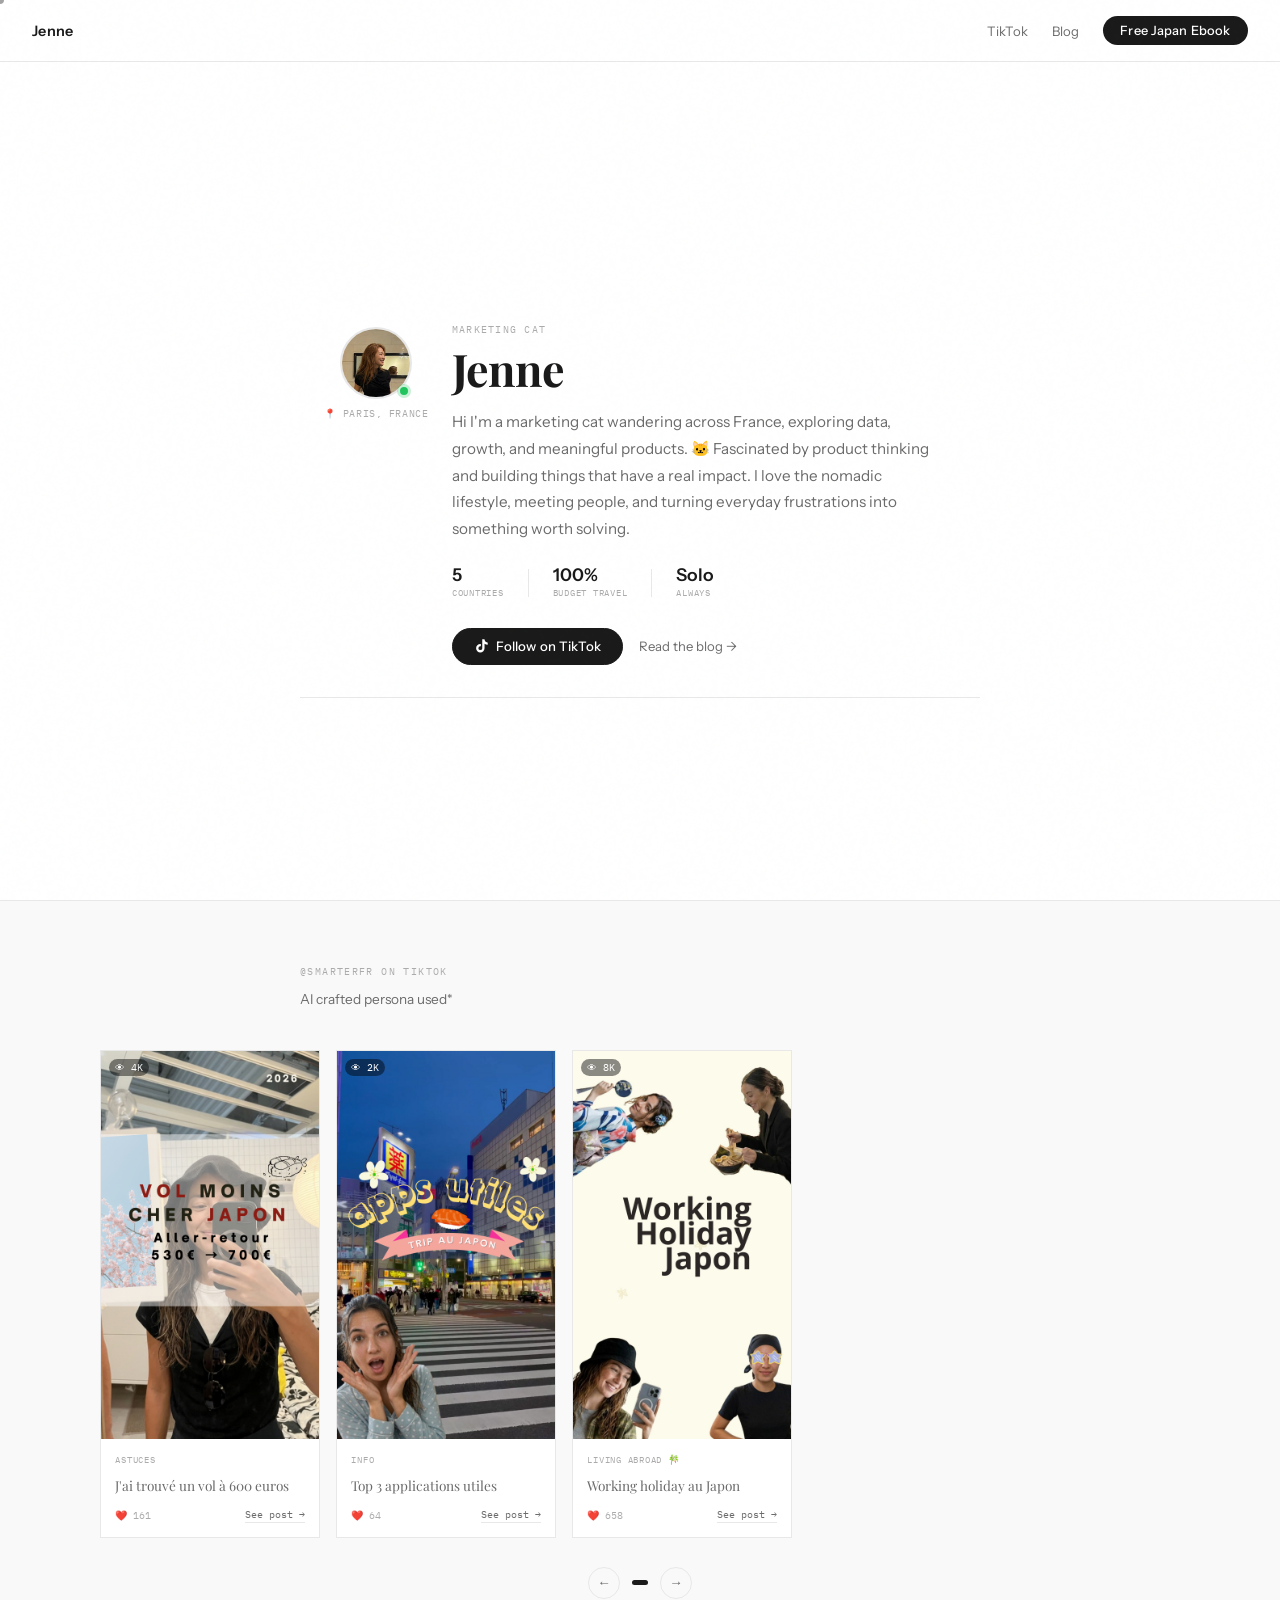
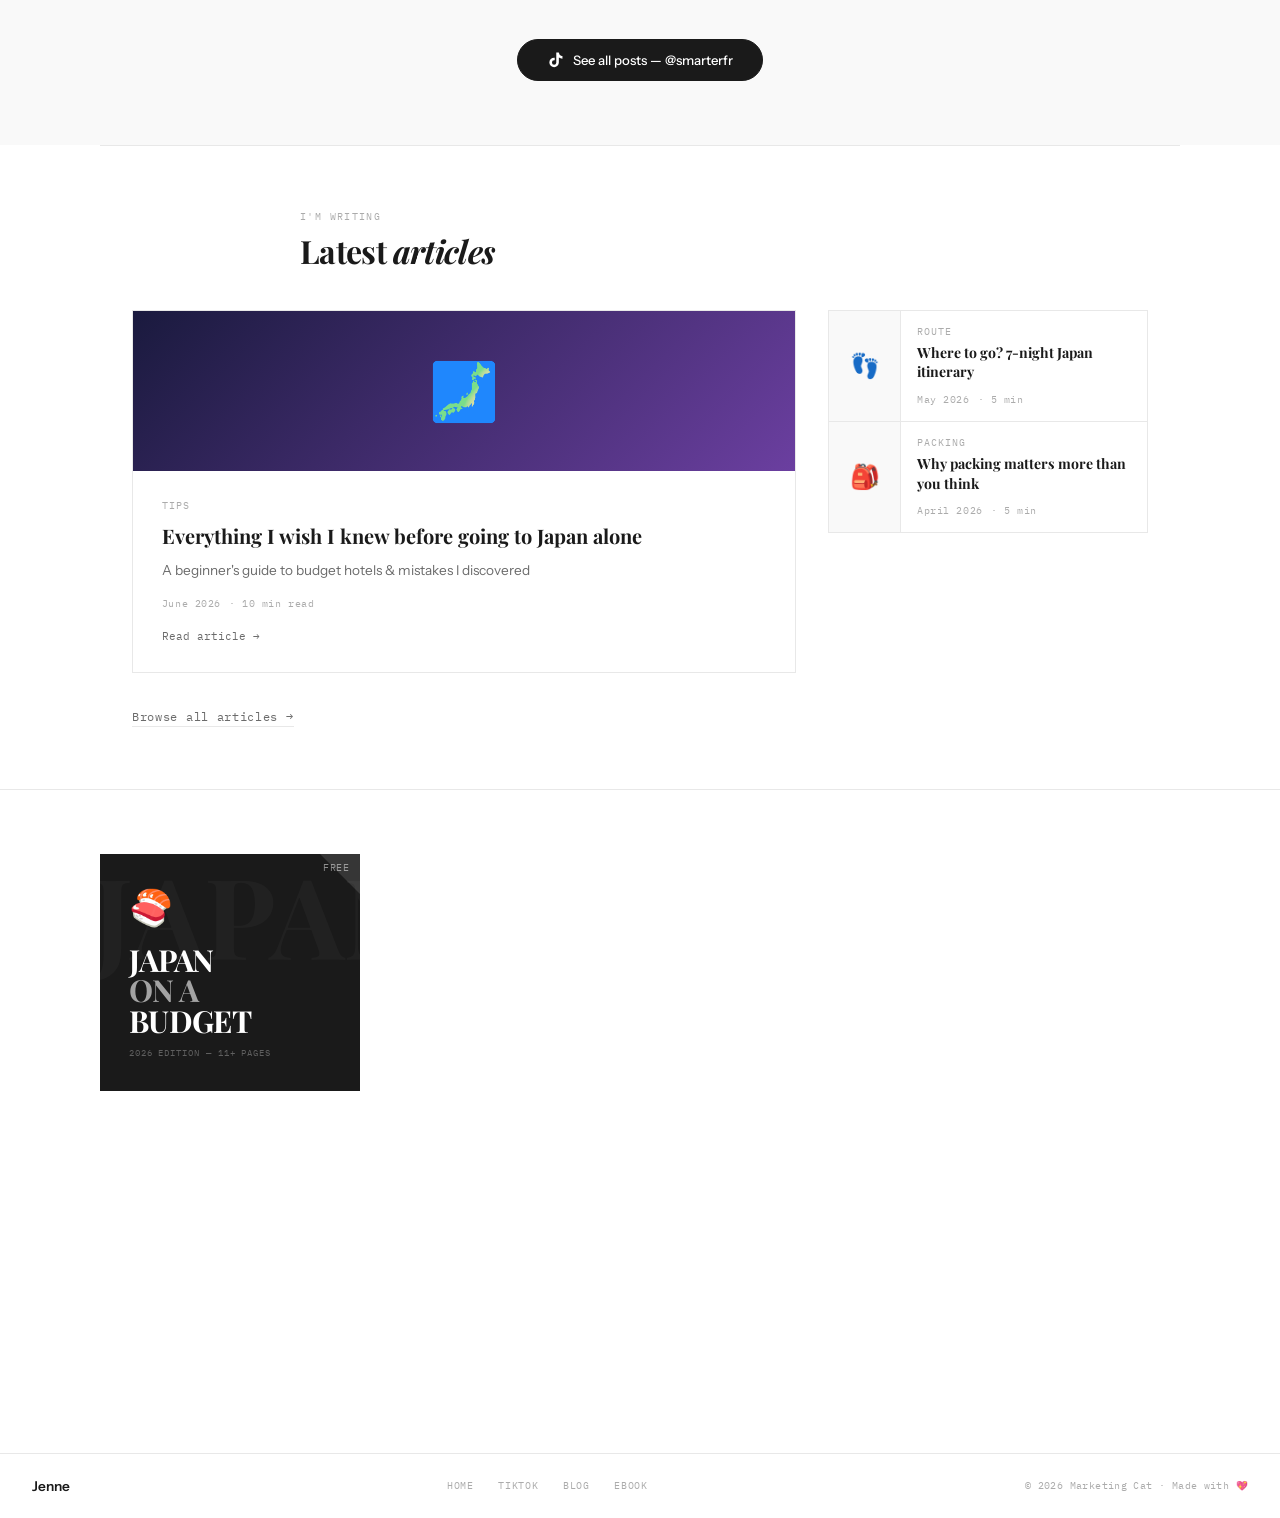
<file: index.html>
<!DOCTYPE html>
<html lang="en">
<head>
  <meta charset="UTF-8" />
  <meta name="viewport" content="width=device-width, initial-scale=1.0" />
  <title>Marketing Cat from Paris</title>
  <meta name="description" content="Jenne Park — Creator & marketing cat based in Paris. Budget travel, Japan guides, solo travel tips on TikTok & blog." />
  <link rel="preconnect" href="https://fonts.googleapis.com" />
  <link rel="preconnect" href="https://fonts.gstatic.com" crossorigin />
  <link href="https://fonts.googleapis.com/css2?family=Playfair+Display:ital,wght@0,700;1,700&family=IBM+Plex+Mono:wght@400;500&family=Instrument+Sans:wght@300;400;500;600&display=swap" rel="stylesheet" />
  <link rel="stylesheet" href="css/styles.css">
  <script>(function(w,d,s,l,i){w[l]=w[l]||[];w[l].push({'gtm.start':new Date().getTime(),event:'gtm.js'});var f=d.getElementsByTagName(s)[0],j=d.createElement(s),dl=l!='dataLayer'?'&l='+l:'';j.async=true;j.src='https://www.googletagmanager.com/gtm.js?id='+i+dl;f.parentNode.insertBefore(j,f);})(window,document,'script','dataLayer','GTM-PMRT3MMP');</script>
</head>
<body>

  <noscript><iframe src="https://www.googletagmanager.com/ns.html?id=GTM-PMRT3MMP" height="0" width="0" style="display:none;visibility:hidden"></iframe></noscript>
  <div id="cursor"></div>

  <!-- NAV -->
  <nav>
    <div class="nav-logo">Jenne</div>
    <div class="nav-right">
      <a href="#tiktok" class="btn-ghost">TikTok</a>
      <a href="blog.html" class="btn-ghost">Blog</a>
      <a href="#japan" class="nav-cta" id="cta-nav">Free Japan Ebook</a>
    </div>
  </nav>

  <!-- PROFILE -->
  <section class="profile-hero" id="home">
    <div class="profile-main">

      <div class="profile-identity reveal">
        <div class="profile-avatar-wrap">
          <div class="profile-avatar">
            <img src="images/avatar.png" alt="Jenne Park" />
          </div>
          <div class="profile-live-dot"></div>
        </div>
        <div class="profile-badge">📍 Paris, France</div>
      </div>

      <div class="profile-text reveal">
        <div class="profile-eyebrow">marketing cat</div>
        <h1 class="profile-name">Jenne</h1>
        <p class="profile-bio">
          Hi I'm a marketing cat wandering across France, exploring data, growth, and meaningful products. 🐱
          Fascinated by product thinking and building things that have a real impact. I love the nomadic lifestyle, meeting people, and turning everyday frustrations into something worth solving.
        </p>
        <div class="profile-stats">
          <div class="pstat">
            <span class="pstat-num">5</span>
            <span class="pstat-lbl">Countries</span>
          </div>
          <div class="pstat-divider"></div>
          <div class="pstat">
            <span class="pstat-num">100%</span>
            <span class="pstat-lbl">Budget travel</span>
          </div>
          <div class="pstat-divider"></div>
          <div class="pstat">
            <span class="pstat-num">Solo</span>
            <span class="pstat-lbl">Always</span>
          </div>
        </div>
        <div class="profile-ctas">
          <a href="https://www.tiktok.com/@smarterfr" target="_blank" rel="noopener" class="btn-tiktok" id="cta-tiktok-profile">
            <svg width="16" height="16" viewBox="0 0 24 24" fill="currentColor" aria-hidden="true"><path d="M19.59 6.69a4.83 4.83 0 01-3.77-4.25V2h-3.45v13.67a2.89 2.89 0 01-2.88 2.5 2.89 2.89 0 01-2.89-2.89 2.89 2.89 0 012.89-2.89c.28 0 .54.04.79.1V9.01a6.33 6.33 0 00-.79-.05 6.34 6.34 0 00-6.34 6.34 6.34 6.34 0 006.34 6.34 6.34 6.34 0 006.33-6.34V8.69a8.18 8.18 0 004.77 1.52V6.7a4.86 4.86 0 01-1-.01z"/></svg>
            Follow on TikTok
          </a>
          <a href="blog.html" class="btn-ghost" id="cta-blog-profile">Read the blog →</a>
        </div>
      </div>

    </div>
  </section>

  <!-- TIKTOK -->
  <section class="tiktok-section" id="tiktok">
    <div class="section-header reveal">
      <div class="section-eyebrow">@smarterfr on TikTok</div>
      <p class="section-sub">AI crafted persona used*</p>
    </div>

    <div class="tiktok-carousel-wrap reveal">
      <div class="tiktok-carousel" id="ttCarousel">

        <div class="tt-card">
          <div class="tt-thumb">
            <img src="assets/tiktok/post1.png" alt="Vol Japon à 600 euros" class="tt-img">
            <div class="tt-overlay"><div class="tt-views">👁 4K</div></div>
          </div>
          <div class="tt-info">
            <div class="tt-tag">Astuces</div>
            <p class="tt-title">J'ai trouvé un vol à 600 euros</p>
            <div class="tt-meta">
              <span class="tt-likes">❤️ 161</span>
              <a href="https://www.tiktok.com/@smarterfr/photo/7635995107799469334" target="_blank" class="tt-watch" id="cta-tt-1">See post →</a>
            </div>
          </div>
        </div>

        <div class="tt-card">
          <div class="tt-thumb">
            <img src="assets/tiktok/post2.png" alt="Top 3 applications utiles" class="tt-img">
            <div class="tt-overlay"><div class="tt-views">👁 2K</div></div>
          </div>
          <div class="tt-info">
            <div class="tt-tag">Info</div>
            <p class="tt-title">Top 3 applications utiles</p>
            <div class="tt-meta">
              <span class="tt-likes">❤️ 64</span>
              <a href="https://www.tiktok.com/@smarterfr/photo/7636760980482985238" target="_blank" class="tt-watch" id="cta-tt-2">See post →</a>
            </div>
          </div>
        </div>

        <div class="tt-card">
          <div class="tt-thumb">
            <img src="assets/tiktok/post3.png" alt="Working Holiday au Japon" class="tt-img">
            <div class="tt-overlay"><div class="tt-views">👁 8K</div></div>
          </div>
          <div class="tt-info">
            <div class="tt-tag">Living abroad 🎋</div>
            <p class="tt-title">Working holiday au Japon</p>
            <div class="tt-meta">
              <span class="tt-likes">❤️ 658</span>
              <a href="https://www.tiktok.com/@smarterfr/photo/7627416058088983830" target="_blank" class="tt-watch" id="cta-tt-3">See post →</a>
            </div>
          </div>
        </div>

      </div>
      <div class="carousel-nav">
        <button class="carousel-btn" id="ttPrev" aria-label="Previous">←</button>
        <div class="carousel-dots" id="ttDots"></div>
        <button class="carousel-btn" id="ttNext" aria-label="Next">→</button>
      </div>
    </div>

    <div class="tiktok-cta-big reveal">
      <a href="https://www.tiktok.com/@smarterfr" target="_blank" rel="noopener" class="btn-tiktok-big" id="cta-tiktok-section">
        <svg width="18" height="18" viewBox="0 0 24 24" fill="currentColor" aria-hidden="true"><path d="M19.59 6.69a4.83 4.83 0 01-3.77-4.25V2h-3.45v13.67a2.89 2.89 0 01-2.88 2.5 2.89 2.89 0 01-2.89-2.89 2.89 2.89 0 012.89-2.89c.28 0 .54.04.79.1V9.01a6.33 6.33 0 00-.79-.05 6.34 6.34 0 00-6.34 6.34 6.34 6.34 0 006.34 6.34 6.34 6.34 0 006.33-6.34V8.69a8.18 8.18 0 004.77 1.52V6.7a4.86 4.86 0 01-1-.01z"/></svg>
        See all posts — @smarterfr
      </a>
    </div>
  </section>


  <!-- BLOG -->
  <section class="blog-section" id="blog">
    <div class="blog-header reveal">
      <div class="section-eyebrow">I'm writing</div>
      <h2 class="section-headline">Latest <em>articles</em></h2>
    </div>

    <div class="blog-grid">
      <a href="blog.html" class="blog-featured reveal" id="cta-blog-featured">
        <div class="blog-featured-img blog-img-japan">
          <span class="blog-img-overlay">🗾</span>
        </div>
        <div class="blog-featured-content">
          <div class="blog-cat">Tips</div>
          <h3 class="blog-featured-title">Everything I wish I knew before going to Japan alone</h3>
          <p class="blog-excerpt">A beginner's guide to budget hotels & mistakes I discovered</p>
          <div class="blog-meta">
            <span class="blog-date">June 2026</span>
            <span class="blog-readtime">10 min read</span>
          </div>
          <span class="blog-read-btn">Read article →</span>
        </div>
      </a>

      <div class="blog-sub-grid">
        <a href="blog.html" class="blog-card reveal" id="cta-blog-2">
          <div class="blog-card-thumb blog-img-packing">👣</div>
          <div class="blog-card-body">
            <div class="blog-cat">Route</div>
            <h4 class="blog-card-title">Where to go? 7-night Japan itinerary</h4>
            <div class="blog-meta"><span class="blog-date">May 2026</span><span class="blog-readtime">5 min</span></div>
          </div>
        </a>
        <a href="blog.html" class="blog-card reveal" id="cta-blog-3">
          <div class="blog-card-thumb blog-img-budget">🎒</div>
          <div class="blog-card-body">
            <div class="blog-cat">Packing</div>
            <h4 class="blog-card-title">Why packing matters more than you think</h4>
            <div class="blog-meta"><span class="blog-date">April 2026</span><span class="blog-readtime">5 min</span></div>
          </div>
        </a>
      </div>
    </div>

    <div class="blog-cta reveal">
      <a href="blog.html" class="btn-blog-all" id="cta-blog-all">Browse all articles →</a>
    </div>
  </section>
  

  <!-- EBOOK -->
  <section class="japan-section" id="japan">
    <div class="japan-inner">

      <div class="japan-left reveal">
        <div class="ebook-mockup">
          <div class="ebook-mockup-inner">
            <div class="ebook-mockup-badge">FREE</div>
            <span class="ebook-mockup-emoji">🍣</span>
            <div class="ebook-mockup-title">JAPAN<br><span>ON A</span><br>BUDGET</div>
            <div class="ebook-mockup-edition">2026 Edition — 11+ pages</div>
          </div>
        </div>
      </div>

      <div class="japan-right reveal">
        <div class="section-eyebrow">Free ebook</div>
        <h2 class="japan-headline">Japan on a<br><em>Budget</em></h2>
        <p class="japan-desc">
          A free guide built to collect real travel insights : real prices, real tips, written on SMIC savings.
        </p>

        <div class="japan-chapters">
          <div class="jch"><span class="jch-num">01</span> What's in my bag?</div>
          <div class="jch"><span class="jch-num">02</span> 7-night itinerary</div>
          <div class="jch"><span class="jch-num">03</span> Budget hotels & capsule stays</div>
          <div class="jch"><span class="jch-num">04</span> Solo travel tips & etiquette</div>
          <div class="jch"><span class="jch-num">+</span> Budget calculator & apps</div>
        </div>

        <div id="form-step">
          <form class="japan-form" id="ebook-form" onsubmit="handleSubmit(event)">
            <div class="japan-form-row">
              <input type="text" id="fname" name="entry.111111111" placeholder="First name 👋" required />
              <input type="email" id="femail" name="entry.222222222" placeholder="Email 📧" required />
            </div>
            <button type="submit" class="btn-download-ebook" id="cta-submit">🎁 Get the Free Ebook</button>
            <p class="form-note">🔒 No spam. Unsubscribe anytime.</p>
          </form>
        </div>

        <div class="download-success" id="success-step">
          <span class="success-icon">🎉</span>
          <div class="success-title">YOU'RE IN!</div>
          <p class="success-sub">Your free ebook is ready — enjoy!</p>
          <a href="Japan trip 7 nights on a budget.pdf" download class="btn-download-pdf" id="cta-download-pdf">
            ⬇️ Download — Japan on a Budget.pdf
          </a>
          <p class="form-note" style="margin-top:0.8rem">Any issue? DM on tiktok</p>
        </div>
      </div>

    </div>
  </section>

  <!-- FOOTER -->
  <footer>
    <div class="footer-brand">Jenne</div>
    <div class="footer-links">
      <a href="#home">Home</a>
      <a href="#tiktok">TikTok</a>
      <a href="blog.html">Blog</a>
      <a href="#japan">Ebook</a>
    </div>
    <div class="footer-copy">© 2026 Marketing Cat · Made with 💖</div>
  </footer>

  <script>
    // Cursor
    const cur = document.getElementById('cursor');
    document.addEventListener('mousemove', e => {
      cur.style.left = e.clientX + 'px';
      cur.style.top  = e.clientY + 'px';
    });
    document.querySelectorAll('a, button').forEach(el => {
      el.addEventListener('mouseenter', () => cur.classList.add('big'));
      el.addEventListener('mouseleave', () => cur.classList.remove('big'));
    });

    // Carousel
    const carousel = document.getElementById('ttCarousel');
    const cards    = carousel.querySelectorAll('.tt-card');
    const dotsWrap = document.getElementById('ttDots');
    let idx = 0;
    const visible = () => window.innerWidth < 700 ? 1 : window.innerWidth < 1000 ? 2 : 3;

    function buildDots() {
      dotsWrap.innerHTML = '';
      const total = Math.ceil(cards.length / visible());
      for (let i = 0; i < total; i++) {
        const d = document.createElement('button');
        d.className = 'carousel-dot' + (i === 0 ? ' active' : '');
        d.setAttribute('aria-label', 'Slide ' + (i + 1));
        d.addEventListener('click', () => goTo(i));
        dotsWrap.appendChild(d);
      }
    }

    function goTo(n) {
      const total = Math.ceil(cards.length / visible());
      idx = (n + total) % total;
      carousel.style.transform = `translateX(-${idx * (cards[0].offsetWidth + 16) * visible()}px)`;
      dotsWrap.querySelectorAll('.carousel-dot').forEach((d, i) => d.classList.toggle('active', i === idx));
    }

    document.getElementById('ttPrev').addEventListener('click', () => goTo(idx - 1));
    document.getElementById('ttNext').addEventListener('click', () => goTo(idx + 1));
    buildDots();
    window.addEventListener('resize', () => { buildDots(); goTo(0); });

    let startX = 0;
    carousel.addEventListener('touchstart', e => { startX = e.touches[0].clientX; }, { passive: true });
    carousel.addEventListener('touchend',   e => {
      const d = startX - e.changedTouches[0].clientX;
      if (Math.abs(d) > 40) goTo(idx + (d > 0 ? 1 : -1));
    });

    // Form
    function handleSubmit(e) {
      e.preventDefault();
      const name  = document.getElementById('fname').value.trim();
      const email = document.getElementById('femail').value.trim();
      if (!name || !email) return;
      window.dataLayer = window.dataLayer || [];
      dataLayer.push({ event: 'form_submit_ebook', lead_source: 'japan_budget_ebook' });
      const fd = new FormData();
      fd.append('entry.111111111', name);
      fd.append('entry.222222222', email);
      fetch('https://docs.google.com/forms/d/e/1YEbvRHojpGhKfiuUhXsVD4_5mv5Ew5JQAvQCbiZCP0A/formResponse',
        { method: 'POST', mode: 'no-cors', body: fd }).catch(() => {});
      document.getElementById('form-step').style.display = 'none';
      const s = document.getElementById('success-step');
      s.style.display = 'block';
      s.querySelector('.success-title').textContent = `YOU'RE IN, ${name.toUpperCase()}! 🌸`;
    }

    // Reveal
    const io = new IntersectionObserver(entries => {
      entries.forEach((e, i) => {
        if (e.isIntersecting) setTimeout(() => e.target.classList.add('visible'), i * 80);
      });
    }, { threshold: 0.08 });
    document.querySelectorAll('.reveal').forEach(el => io.observe(el));

    // Smooth scroll
    document.querySelectorAll('a[href^="#"]').forEach(a => {
      a.addEventListener('click', e => {
        const t = document.querySelector(a.getAttribute('href'));
        if (t) { e.preventDefault(); window.scrollTo({ top: t.getBoundingClientRect().top + scrollY - 64, behavior: 'smooth' }); }
      });
    });
  </script>
</body>
</html>
</file>
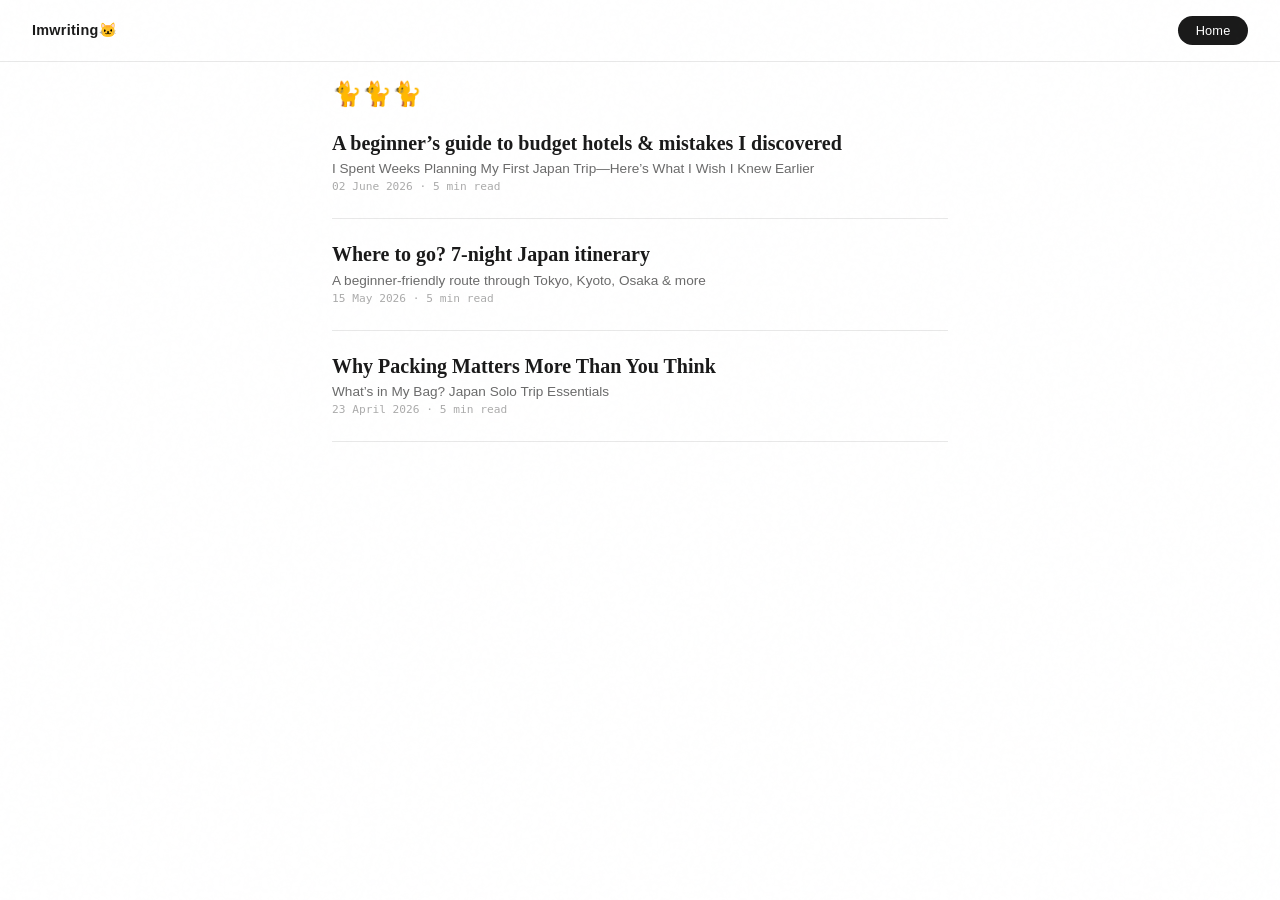
<file: blog.html>
<!DOCTYPE html>
<html lang="en">
<head>
  <meta charset="UTF-8">
  
 <link rel="stylesheet" href="css/styles.css">
  
  <title>Imwriting</title>
  <meta name="description" content="Travel stories, tips and real experiences from Japan on a budget." />

    <!-- Google Tag Manager -->
      <script>(function(w,d,s,l,i){w[l]=w[l]||[];w[l].push({'gtm.start':
      new Date().getTime(),event:'gtm.js'});var f=d.getElementsByTagName(s)[0],
      j=d.createElement(s),dl=l!='dataLayer'?'&l='+l:'';j.async=true;j.src=
      'https://www.googletagmanager.com/gtm.js?id='+i+dl;f.parentNode.insertBefore(j,f);
      })(window,document,'script','dataLayer','GTM-PMRT3MMP');</script>
    <!-- End Google Tag Manager -->
  
</head>

<body>

<nav>
  <div class="nav-logo">Imwriting🐱</div>
  <div class="nav-right">
    <a href="index.html" class="nav-cta">Home</a>
  </div>
</nav>

<section class="blog-page">
  <h1>🐈🐈🐈</h1>

  <div class="blog-list">
    
    <a href="article-3.html" class="blog-item" id="blog-article-3">
      <h2>A beginner’s guide to budget hotels & mistakes I discovered</h2>
      <p>I Spent Weeks Planning My First Japan Trip—Here’s What I Wish I Knew Earlier</p>
      <span>02 June 2026 · 5 min read</span>
    </a>
    
    <a href="article-2.html" class="blog-item" id="blog-article-2">
      <h2>Where to go? 7-night Japan itinerary</h2>
      <p>A beginner-friendly route through Tokyo, Kyoto, Osaka & more</p>
      <span>15 May 2026 · 5 min read</span>
    </a>

     <a href="article-1.html" class="blog-item" id="blog-article-1">
      <h2>Why Packing Matters More Than You Think</h2>
      <p>What’s in My Bag? Japan Solo Trip Essentials</p>
      <span>23 April 2026 · 5 min read</span>
    </a>

  </div>
</section>

  <!-- scripts -->
<script src="js/tracking.js"></script>
  
</body>
</html>
</file>
<file: css/styles.css>
/* ══════════════════════════════════════════════
   TOKENS — Minimalist / Medium-inspired
══════════════════════════════════════════════ */
*, *::before, *::after { box-sizing: border-box; margin: 0; padding: 0; }

:root {
  --ink:      #1a1a1a;
  --paper:    #FFFFFF;
  --off:      #F9F9F9;
  --border:   #E8E8E8;
  --accent:   #1a1a1a;
  --muted:    #6B6B6B;
  --light:    #ABABAB;
  --tiktok:   #010101;
  --white:    #FFFFFF;
  --hover:    #F2F2F2;

  --f-serif:   'Playfair Display', Georgia, serif;
  --f-sans:    'Instrument Sans', -apple-system, BlinkMacSystemFont, sans-serif;
  --f-mono:    'IBM Plex Mono', monospace;

  --ease: cubic-bezier(0.16, 1, 0.3, 1);
  --max: 680px;
  --max-wide: 1080px;
}

html { scroll-behavior: smooth; font-size: 16px; }

body {
  font-family: var(--f-sans);
  background: var(--paper);
  color: var(--ink);
  overflow-x: hidden;
  cursor: default;
  -webkit-font-smoothing: antialiased;
}

/* ── CUSTOM CURSOR ─────────────────────────────────────────── */
@media (max-width: 900px) {
  body { cursor: auto; }
  #cursor { display: none; }
}
#cursor {
  position: fixed;
  width: 8px; height: 8px;
  background: var(--ink);
  border-radius: 50%;
  pointer-events: none;
  z-index: 9999;
  transform: translate(-50%, -50%);
  transition: width 0.15s var(--ease), height 0.15s var(--ease), opacity 0.15s;
  opacity: 0.4;
}
#cursor.big { width: 32px; height: 32px; opacity: 0.08; }

/* ── NOISE GRAIN ───────────────────────────────────────────── */
body::after {
  content: '';
  position: fixed;
  inset: 0;
  background-image: url("data:image/svg+xml,%3Csvg viewBox='0 0 200 200' xmlns='http://www.w3.org/2000/svg'%3E%3Cfilter id='n'%3E%3CfeTurbulence type='fractalNoise' baseFrequency='0.75' numOctaves='4' stitchTiles='stitch'/%3E%3C/filter%3E%3Crect width='100%25' height='100%25' filter='url(%23n)' opacity='0.03'/%3E%3C/svg%3E");
  pointer-events: none;
  z-index: 9998;
  opacity: 0.3;
}

/* ── NAV ───────────────────────────────────────────────────── */
nav {
  position: fixed;
  top: 0; left: 0; right: 0;
  z-index: 1000;
  display: flex;
  align-items: center;
  justify-content: space-between;
  padding: 1rem 2rem;
  background: rgba(255,255,255,0.96);
  backdrop-filter: blur(12px);
  border-bottom: 1px solid var(--border);
}
.nav-logo {
  font-family: var(--f-sans);
  font-size: 0.9rem;
  font-weight: 600;
  letter-spacing: 0.02em;
  color: var(--ink);
  text-decoration: none;
}
.nav-right { display: flex; align-items: center; gap: 1.5rem; }
.nav-cta {
  font-family: var(--f-sans);
  font-weight: 500;
  font-size: 0.8rem;
  color: var(--white);
  background: var(--ink);
  padding: 0.45rem 1.1rem;
  text-decoration: none;
  letter-spacing: 0.01em;
  border-radius: 100px;
  transition: opacity 0.2s;
}
.nav-cta:hover { opacity: 0.75; }
.btn-ghost {
  font-family: var(--f-sans);
  font-size: 0.82rem;
  font-weight: 400;
  color: var(--muted);
  text-decoration: none;
  transition: color 0.2s;
}
.btn-ghost:hover { color: var(--ink); }

/* ═══════════════════════════════════════════════════════════════
   SECTION 1 — PROFILE HERO
═══════════════════════════════════════════════════════════════ */
.profile-hero {
  min-height: 100vh;
  padding-top: 72px;
  display: flex;
  flex-direction: column;
  align-items: center;
  justify-content: center;
  position: relative;
}

.profile-bg-text { display: none; }

.profile-main {
  display: grid;
  grid-template-columns: 88px 1fr;
  gap: 2rem;
  align-items: flex-start;
  max-width: var(--max);
  width: 100%;
  padding: 3rem 2rem 2rem;
}

/* Avatar */
.profile-identity {
  display: flex;
  flex-direction: column;
  align-items: center;
  gap: 0.5rem;
  padding-top: 0.3rem;
}
.profile-avatar-wrap {
  position: relative;
  width: 72px;
  height: 72px;
}
.profile-avatar-ring { display: none; }
.profile-avatar {
  width: 72px;
  height: 72px;
  border-radius: 50%;
  overflow: hidden;
  background: var(--border);
  border: 2px solid var(--border);
}
.profile-avatar img {
  width: 100%;
  height: 100%;
  object-fit: cover;
}
.profile-live-dot {
  position: absolute;
  bottom: 2px; right: 2px;
  width: 12px; height: 12px;
  background: #22c55e;
  border-radius: 50%;
  border: 2px solid var(--paper);
  z-index: 2;
}
.profile-live-dot::before {
  content: '';
  position: absolute;
  inset: -3px;
  border-radius: 50%;
  background: #22c55e;
  opacity: 0.25;
  animation: pulse 2.5s ease-in-out infinite;
}
@keyframes pulse { 0%, 100% { transform: scale(1); opacity: 0.25; } 50% { transform: scale(1.6); opacity: 0; } }

.profile-badge {
  font-family: var(--f-mono);
  font-size: 0.6rem;
  letter-spacing: 0.06em;
  color: var(--light);
  text-transform: uppercase;
  white-space: nowrap;
}

/* Text column */
.profile-text { display: flex; flex-direction: column; }

.profile-eyebrow {
  font-family: var(--f-mono);
  font-size: 0.65rem;
  letter-spacing: 0.12em;
  text-transform: uppercase;
  color: var(--light);
  margin-bottom: 0.5rem;
}
.profile-eyebrow::before { display: none; }

.profile-name {
  font-family: var(--f-serif);
  font-size: clamp(2rem, 5vw, 2.8rem);
  line-height: 1.1;
  letter-spacing: -0.02em;
  color: var(--ink);
  font-weight: 700;
  margin-bottom: 1rem;
}
.name-outline {
  -webkit-text-stroke: 1.5px var(--ink);
  color: transparent;
}

.profile-bio {
  font-family: var(--f-sans);
  font-style: normal;
  font-size: 0.95rem;
  color: var(--muted);
  line-height: 1.75;
  max-width: 480px;
  margin-bottom: 1.5rem;
  font-weight: 300;
}

/* Stats row */
.profile-stats {
  display: flex;
  align-items: center;
  gap: 1.5rem;
  margin-bottom: 1.8rem;
}
.pstat { display: flex; flex-direction: column; gap: 2px; }
.pstat-num {
  font-family: var(--f-sans);
  font-size: 1.1rem;
  font-weight: 600;
  line-height: 1;
  color: var(--ink);
}
.pstat-lbl {
  font-family: var(--f-mono);
  font-size: 0.58rem;
  letter-spacing: 0.08em;
  text-transform: uppercase;
  color: var(--light);
}
.pstat-divider {
  width: 1px;
  height: 28px;
  background: var(--border);
}

/* CTAs */
.profile-ctas {
  display: flex;
  align-items: center;
  gap: 1rem;
  flex-wrap: wrap;
}
.btn-tiktok {
  display: inline-flex;
  align-items: center;
  gap: 6px;
  background: var(--ink);
  color: var(--white);
  font-family: var(--f-sans);
  font-weight: 500;
  font-size: 0.82rem;
  letter-spacing: 0.01em;
  padding: 0.6rem 1.3rem;
  text-decoration: none;
  border-radius: 100px;
  border: 1.5px solid var(--ink);
  transition: all 0.2s;
}
.btn-tiktok:hover { background: transparent; color: var(--ink); }

/* Float tags — hidden in minimalist version */
.float-tags { display: none; }

/* ── DIVIDER ────────────────────────────────────────────────── */
.profile-hero::after {
  content: '';
  display: block;
  width: var(--max);
  max-width: 100%;
  height: 1px;
  background: var(--border);
  margin: 0 auto;
}

/* ── TICKER — hidden ────────────────────────────────────────── */
.ticker { display: none; }

/* ═══════════════════════════════════════════════════════════════
   SHARED
═══════════════════════════════════════════════════════════════ */
.section-eyebrow {
  font-family: var(--f-mono);
  font-size: 0.62rem;
  letter-spacing: 0.14em;
  text-transform: uppercase;
  color: var(--light);
  margin-bottom: 0.6rem;
}
.section-headline {
  font-family: var(--f-serif);
  font-size: clamp(1.6rem, 3vw, 2rem);
  line-height: 1.15;
  letter-spacing: -0.02em;
  color: var(--ink);
  font-weight: 700;
}
.section-headline em {
  font-family: var(--f-serif);
  font-style: italic;
  font-size: 1em;
  color: var(--ink);
}
.section-sub {
  margin-top: 0.6rem;
  font-size: 0.88rem;
  color: var(--muted);
  line-height: 1.65;
  max-width: 420px;
  font-weight: 300;
}

/* ═══════════════════════════════════════════════════════════════
   SECTION 3 — BLOG
═══════════════════════════════════════════════════════════════ */
.blog-section {
  padding: 4rem 2rem;
  background: var(--paper);
  max-width: var(--max-wide);
  margin: 0 auto;
  border-top: 1px solid var(--border);
}

.blog-header {
  max-width: var(--max);
  margin: 0 auto 2.5rem;
  display: flex;
  flex-direction: column;
}

.blog-grid {
  display: grid;
  grid-template-columns: 1fr 320px;
  gap: 2rem;
  align-items: start;
  max-width: var(--max-wide);
  margin: 0 auto;
}

/* Featured */
.blog-featured {
  display: flex;
  flex-direction: column;
  background: var(--paper);
  border: 1px solid var(--border);
  text-decoration: none;
  color: inherit;
  overflow: hidden;
  transition: box-shadow 0.2s;
}
.blog-featured:hover { box-shadow: 0 4px 24px rgba(0,0,0,0.07); }

.blog-featured-content { padding: 1.8rem; display: flex; flex-direction: column; gap: 0.6rem; }
.blog-cat {
  font-family: var(--f-mono);
  font-size: 0.6rem;
  letter-spacing: 0.1em;
  text-transform: uppercase;
  color: var(--light);
}
.blog-featured-title {
  font-family: var(--f-serif);
  font-size: 1.25rem;
  line-height: 1.35;
  color: var(--ink);
  font-weight: 700;
}
.blog-excerpt {
  font-size: 0.85rem;
  color: var(--muted);
  line-height: 1.65;
  font-weight: 300;
}
.blog-meta {
  display: flex;
  gap: 0.5rem;
  align-items: center;
  margin-top: 0.4rem;
}
.blog-date, .blog-readtime {
  font-family: var(--f-mono);
  font-size: 0.6rem;
  letter-spacing: 0.06em;
  color: var(--light);
}
.blog-readtime::before { content: '· '; }
.blog-read-btn {
  font-family: var(--f-mono);
  font-size: 0.68rem;
  color: var(--muted);
  margin-top: 0.6rem;
}

.blog-featured-img {
  height: 160px;
  display: flex;
  align-items: center;
  justify-content: center;
  font-size: 3.5rem;
  order: -1;
}
.blog-img-japan  { background: linear-gradient(135deg, #1a1a3e 0%, #6b3fa0 100%); }
.blog-img-packing{ background: linear-gradient(135deg, #2c5364 0%, #203a43 100%); }
.blog-img-budget { background: linear-gradient(135deg, #1e3c72 0%, #2a5298 100%); }
.blog-img-solo   { background: linear-gradient(135deg, #4a1942 0%, #c06c84 100%); }
.blog-img-overlay { position: relative; z-index: 1; }

/* Sub-grid */
.blog-sub-grid { display: flex; flex-direction: column; gap: 0; }
.blog-card {
  display: grid;
  grid-template-columns: 72px 1fr;
  background: var(--paper);
  border: 1px solid var(--border);
  border-top: none;
  text-decoration: none;
  color: inherit;
  transition: background 0.15s;
}
.blog-sub-grid .blog-card:first-child { border-top: 1px solid var(--border); }
.blog-card:hover { background: var(--hover); }
.blog-card-thumb {
  display: flex;
  align-items: center;
  justify-content: center;
  font-size: 1.5rem;
  min-height: 80px;
  background: var(--off);
  border-right: 1px solid var(--border);
}
.blog-card-body { padding: 0.9rem 1rem; display: flex; flex-direction: column; gap: 0.3rem; }
.blog-card-title {
  font-family: var(--f-serif);
  font-size: 0.88rem;
  line-height: 1.4;
  color: var(--ink);
  font-weight: 700;
}

.blog-cta { text-align: left; margin-top: 2rem; max-width: var(--max-wide); margin-left: auto; margin-right: auto; }
.btn-blog-all {
  font-family: var(--f-mono);
  font-size: 0.72rem;
  letter-spacing: 0.06em;
  color: var(--muted);
  text-decoration: none;
  border-bottom: 1px solid var(--border);
  padding-bottom: 2px;
  transition: color 0.2s, border-color 0.2s;
}
.btn-blog-all:hover { color: var(--ink); border-color: var(--ink); }

/* ═══════════════════════════════════════════════════════════════
   SECTION 2 — TIKTOK
═══════════════════════════════════════════════════════════════ */
.tiktok-section {
  background: var(--off);
  padding: 4rem 2rem;
  border-top: 1px solid var(--border);
}
.tiktok-section .section-eyebrow { color: var(--light); }
.tiktok-section .section-headline { color: var(--ink); }
.tiktok-section p { font-size: 0.85rem; color: var(--muted); line-height: 1.65; font-weight: 300; margin-top: 0.5rem; }

.section-header { max-width: var(--max); margin: 0 auto 2.5rem; }

/* Carousel */
.tiktok-carousel-wrap { overflow: hidden; max-width: var(--max-wide); margin: 0 auto; }
.tiktok-carousel {
  display: flex;
  gap: 16px;
  transition: transform 0.4s var(--ease);
  will-change: transform;
}

.tt-card {
  flex: 0 0 220px;
  background: var(--paper);
  border: 1px solid var(--border);
  overflow: hidden;
  transition: box-shadow 0.2s;
}
.tt-card:hover { box-shadow: 0 4px 20px rgba(0,0,0,0.08); }

.tt-thumb {
  aspect-ratio: 9 / 16;
  position: relative;
  overflow: hidden;
  background: var(--border);
}
.tt-img { width: 100%; height: 100%; object-fit: cover; display: block; }

.tt-photo-badge {
  position: absolute;
  bottom: 6px; right: 6px;
  display: flex;
  align-items: center;
  gap: 3px;
  font-family: var(--f-mono);
  font-size: 0.58rem;
  color: var(--white);
  background: rgba(0,0,0,0.5);
  padding: 2px 6px;
  letter-spacing: 0.05em;
}
.tt-overlay {
  position: absolute;
  inset: 0;
  display: flex;
  flex-direction: column;
  justify-content: flex-start;
  padding: 8px;
  pointer-events: none;
}
.tt-views {
  font-family: var(--f-mono);
  font-size: 0.6rem;
  color: var(--white);
  background: rgba(0,0,0,0.45);
  padding: 2px 6px;
  border-radius: 20px;
  align-self: flex-start;
}
.tt-info { padding: 0.9rem; }
.tt-tag {
  font-family: var(--f-mono);
  font-size: 0.58rem;
  letter-spacing: 0.08em;
  text-transform: uppercase;
  color: var(--light);
  margin-bottom: 0.4rem;
}
.tt-title {
  font-family: var(--f-serif);
  font-size: 0.82rem;
  color: var(--ink);
  line-height: 1.4;
  font-weight: 700;
  margin-bottom: 0.7rem;
  display: -webkit-box;
  -webkit-line-clamp: 3;
  -webkit-box-orient: vertical;
  overflow: hidden;
}
.tt-meta { display: flex; align-items: center; justify-content: space-between; }
.tt-likes { font-family: var(--f-mono); font-size: 0.62rem; color: var(--light); }
.tt-watch {
  font-family: var(--f-mono);
  font-size: 0.62rem;
  color: var(--muted);
  text-decoration: none;
  border-bottom: 1px solid var(--border);
  padding-bottom: 1px;
  transition: color 0.2s, border-color 0.2s;
}
.tt-watch:hover { color: var(--ink); border-color: var(--ink); }

/* Carousel nav */
.carousel-nav {
  display: flex;
  align-items: center;
  justify-content: center;
  gap: 0.75rem;
  margin-top: 1.8rem;
}
.carousel-btn {
  background: transparent;
  border: 1px solid var(--border);
  color: var(--muted);
  width: 32px; height: 32px;
  cursor: pointer;
  font-size: 0.85rem;
  border-radius: 50%;
  transition: all 0.15s;
  display: flex;
  align-items: center;
  justify-content: center;
}
.carousel-btn:hover { background: var(--ink); color: var(--white); border-color: var(--ink); }
.carousel-dots { display: flex; gap: 5px; }
.carousel-dot {
  width: 5px; height: 5px;
  background: var(--border);
  border-radius: 50%;
  border: none;
  cursor: pointer;
  transition: background 0.2s, width 0.2s;
}
.carousel-dot.active { background: var(--ink); width: 16px; border-radius: 3px; }

.tiktok-cta-big { text-align: center; margin-top: 2.5rem; }
.btn-tiktok-big {
  display: inline-flex;
  align-items: center;
  gap: 8px;
  background: var(--ink);
  color: var(--white);
  font-family: var(--f-sans);
  font-weight: 500;
  font-size: 0.82rem;
  padding: 0.7rem 1.8rem;
  text-decoration: none;
  border-radius: 100px;
  border: 1.5px solid var(--ink);
  transition: all 0.2s;
}
.btn-tiktok-big:hover { background: transparent; color: var(--ink); }

/* ═══════════════════════════════════════════════════════════════
   SECTION 4 — JAPAN EBOOK
═══════════════════════════════════════════════════════════════ */
.japan-section {
  background: var(--paper);
  padding: 4rem 2rem;
  border-top: 1px solid var(--border);
}
.japan-inner {
  max-width: var(--max-wide);
  margin: 0 auto;
  display: grid;
  grid-template-columns: 260px 1fr;
  gap: 4rem;
  align-items: start;
}

.ebook-mockup-inner {
  background: var(--ink);
  padding: 2rem 1.8rem;
  position: relative;
  overflow: hidden;
  display: flex;
  flex-direction: column;
}
.ebook-mockup-inner::before {
  content: 'JAPAN';
  position: absolute;
  top: -15px; left: -8px;
  font-family: var(--f-serif);
  font-size: 7rem;
  color: rgba(255,255,255,0.03);
  pointer-events: none;
  font-weight: 700;
}
.ebook-mockup-inner::after {
  content: '';
  position: absolute;
  top: 0; right: 0;
  width: 0; height: 0;
  border-left: 40px solid transparent;
  border-top: 40px solid rgba(255,255,255,0.12);
}
.ebook-mockup-badge {
  position: absolute;
  top: 7px; right: 10px;
  font-family: var(--f-mono);
  font-size: 0.62rem;
  color: rgba(255,255,255,0.5);
  letter-spacing: 0.08em;
  z-index: 1;
}
.ebook-mockup-emoji { font-size: 2.2rem; margin-bottom: 1rem; display: block; }
.ebook-mockup-title {
  font-family: var(--f-serif);
  font-size: 1.9rem;
  line-height: 1.0;
  color: var(--white);
  letter-spacing: -0.02em;
  font-weight: 700;
  margin-bottom: 0.6rem;
}
.ebook-mockup-title span { opacity: 0.6; }
.ebook-mockup-edition {
  font-family: var(--f-mono);
  font-size: 0.58rem;
  color: rgba(255,255,255,0.3);
  letter-spacing: 0.1em;
  text-transform: uppercase;
}

.japan-right { display: flex; flex-direction: column; padding-top: 0.5rem; }
.japan-headline {
  font-family: var(--f-serif);
  font-size: clamp(1.8rem, 3.5vw, 2.4rem);
  line-height: 1.1;
  letter-spacing: -0.02em;
  color: var(--ink);
  font-weight: 700;
  margin-bottom: 0.8rem;
}
.japan-headline em { font-style: italic; color: var(--ink); font-size: 1em; }
.japan-desc {
  font-size: 0.88rem;
  color: var(--muted);
  line-height: 1.75;
  max-width: 440px;
  margin-bottom: 1.8rem;
  font-weight: 300;
}

.japan-chapters {
  display: flex;
  flex-direction: column;
  margin-bottom: 2rem;
}
.jch {
  display: flex;
  align-items: center;
  gap: 10px;
  font-size: 0.83rem;
  color: var(--muted);
  font-family: var(--f-sans);
  padding: 0.55rem 0;
  border-bottom: 1px solid var(--border);
  font-weight: 300;
}
.jch-num {
  font-family: var(--f-mono);
  font-size: 0.58rem;
  color: var(--light);
  width: 18px;
  flex-shrink: 0;
}

/* Form */
.japan-form { display: flex; flex-direction: column; gap: 0.7rem; }
.japan-form-row { display: grid; grid-template-columns: 1fr 1fr; gap: 0.7rem; }
.japan-form input {
  background: var(--off);
  border: 1px solid var(--border);
  border-bottom: 1.5px solid var(--ink);
  padding: 0.7rem 0.9rem;
  color: var(--ink);
  font-family: var(--f-sans);
  font-size: 0.85rem;
  outline: none;
  transition: border-color 0.2s;
  width: 100%;
  border-radius: 0;
}
.japan-form input::placeholder { color: var(--light); }
.japan-form input:focus { border-bottom-color: var(--ink); background: var(--paper); }

.btn-download-ebook {
  background: var(--ink);
  color: var(--white);
  border: 1.5px solid var(--ink);
  padding: 0.8rem 1.5rem;
  font-family: var(--f-sans);
  font-weight: 500;
  font-size: 0.85rem;
  letter-spacing: 0.02em;
  cursor: pointer;
  transition: all 0.2s;
  display: flex;
  align-items: center;
  justify-content: center;
  gap: 8px;
  border-radius: 0;
}
.btn-download-ebook:hover { background: transparent; color: var(--ink); }

.form-note {
  font-family: var(--f-mono);
  font-size: 0.58rem;
  letter-spacing: 0.05em;
  color: var(--light);
  text-align: left;
  margin-top: 0.3rem;
}

/* Success */
.download-success { display: none; text-align: center; padding: 1.5rem 0; }
.success-icon { font-size: 2.2rem; margin-bottom: 0.8rem; display: block; }
.success-title {
  font-family: var(--f-serif);
  font-size: 1.5rem;
  letter-spacing: -0.02em;
  color: var(--ink);
  font-weight: 700;
}
.success-sub { font-size: 0.85rem; color: var(--muted); margin-top: 0.4rem; margin-bottom: 1.2rem; line-height: 1.6; font-weight: 300; }
.btn-download-pdf {
  display: inline-flex;
  align-items: center;
  gap: 8px;
  background: var(--ink);
  color: var(--white);
  font-family: var(--f-sans);
  font-weight: 500;
  font-size: 0.85rem;
  padding: 0.8rem 1.5rem;
  text-decoration: none;
  border: 1.5px solid var(--ink);
  transition: all 0.2s;
}
.btn-download-pdf:hover { background: transparent; color: var(--ink); }

/* ── FOOTER ────────────────────────────────────────────────── */
footer {
  background: var(--paper);
  border-top: 1px solid var(--border);
  padding: 1.5rem 2rem;
  display: flex;
  align-items: center;
  justify-content: space-between;
  flex-wrap: wrap;
  gap: 1rem;
}
.footer-brand {
  font-family: var(--f-sans);
  font-size: 0.85rem;
  font-weight: 600;
  color: var(--ink);
}
.footer-brand em { color: var(--ink); font-style: normal; }
.footer-links { display: flex; gap: 1.5rem; }
.footer-links a {
  font-family: var(--f-mono);
  font-size: 0.62rem;
  letter-spacing: 0.08em;
  text-transform: uppercase;
  color: var(--light);
  text-decoration: none;
  transition: color 0.2s;
}
.footer-links a:hover { color: var(--ink); }
.footer-copy {
  font-family: var(--f-mono);
  font-size: 0.6rem;
  color: var(--light);
  letter-spacing: 0.04em;
}

/* ── ANIMATIONS ────────────────────────────────────────────── */
.reveal {
  opacity: 0;
  transform: translateY(16px);
  transition: opacity 0.5s var(--ease), transform 0.5s var(--ease);
}
.reveal.visible { opacity: 1; transform: translateY(0); }

/* ── BLOG PAGE ─────────────────────────────────────────────── */
.blog-page { padding: 5rem 2rem; max-width: var(--max); margin: auto; }
.blog-item { display: block; padding: 1.5rem 0; border-bottom: 1px solid var(--border); text-decoration: none; color: inherit; }
.blog-item h2 { font-family: var(--f-serif); font-size: 1.25rem; font-weight: 700; }
.blog-item p { color: var(--muted); margin-top: 0.4rem; font-size: 0.85rem; font-weight: 300; }
.blog-item span { font-size: 0.7rem; color: var(--light); font-family: var(--f-mono); }

/* ── ARTICLE ───────────────────────────────────────────────── */
.article { max-width: var(--max); margin: 60px auto; padding: 0 20px; font-family: var(--f-sans); line-height: 1.75; color: var(--ink); }
.article h1 { font-family: var(--f-serif); font-size: 2rem; line-height: 1.2; margin-bottom: 10px; font-weight: 700; letter-spacing: -0.02em; }
.meta { color: var(--light); font-size: 0.72rem; margin-bottom: 40px; font-family: var(--f-mono); }
.article p { font-size: 1rem; margin-bottom: 1.3rem; color: var(--muted); font-weight: 300; }
.article h2 { font-family: var(--f-serif); font-size: 1.4rem; margin-top: 2.5rem; margin-bottom: 1rem; font-weight: 700; letter-spacing: -0.02em; }
.article h3 { font-family: var(--f-serif); font-size: 1.1rem; margin-top: 1.5rem; margin-bottom: 0.6rem; font-weight: 700; }
.article li { font-size: 0.95rem; line-height: 1.75; margin-bottom: 0.5rem; color: var(--muted); font-weight: 300; }
.article ul { list-style-type: disc; padding-left: 1.3rem; }
.article a { color: var(--ink); text-decoration: underline; }
.article-cover { width: 100%; border-radius: 4px; margin-bottom: 30px; }
.tiktok-cta { text-align: center; padding: 24px; margin: 32px 0; background: var(--off); border: 1px solid var(--border); }
.tiktok-cta a { display: inline-block; margin-top: 10px; padding: 10px 18px; background: var(--ink); color: var(--white); font-size: 0.85rem; text-decoration: none; border-radius: 100px; }
.article-actions { text-align: center; margin: 32px 0; }
.article-actions a, .article-actions button { margin: 4px; padding: 8px 14px; background: var(--off); border: 1px solid var(--border); border-radius: 100px; text-decoration: none; font-size: 0.82rem; color: var(--muted); cursor: pointer; }
.article-actions a:hover, .article-actions button:hover { background: var(--ink); color: var(--white); }
.comments { max-width: var(--max); margin: 50px auto; padding: 0 20px; }
#copy-link { cursor: pointer; }

/* ── RESPONSIVE ────────────────────────────────────────────── */
@media (max-width: 1024px) {
  .profile-main { grid-template-columns: 72px 1fr; }
  .blog-grid { grid-template-columns: 1fr; }
  .blog-featured { grid-template-columns: 1fr; }
  .blog-featured-img { min-height: 160px; }
  .japan-inner { grid-template-columns: 1fr; gap: 2.5rem; }
  .ebook-mockup { max-width: 300px; }
}

@media (max-width: 768px) {
  .profile-main { grid-template-columns: 1fr; text-align: center; padding: 2.5rem 1.5rem 2rem; }
  .profile-identity { flex-direction: column; align-items: center; }
  .profile-bio { margin: 0 auto 1.5rem; }
  .profile-stats { justify-content: center; }
  .profile-ctas { justify-content: center; }
  .profile-eyebrow { justify-content: center; }
  .tt-card { flex: 0 0 calc(50% - 8px); }
  nav { padding: 0.9rem 1.2rem; }
  .tiktok-section, .blog-section, .japan-section { padding: 3rem 1.2rem; }
  .japan-form-row { grid-template-columns: 1fr; }
  footer { flex-direction: column; text-align: center; }
  .footer-links { justify-content: center; }
  .blog-cta { text-align: center; }
}

@media (max-width: 520px) {
  .tt-card { flex: 0 0 100%; }
  .blog-section { max-width: 100%; }
  .profile-main { grid-template-columns: 1fr; }
}
</file>
